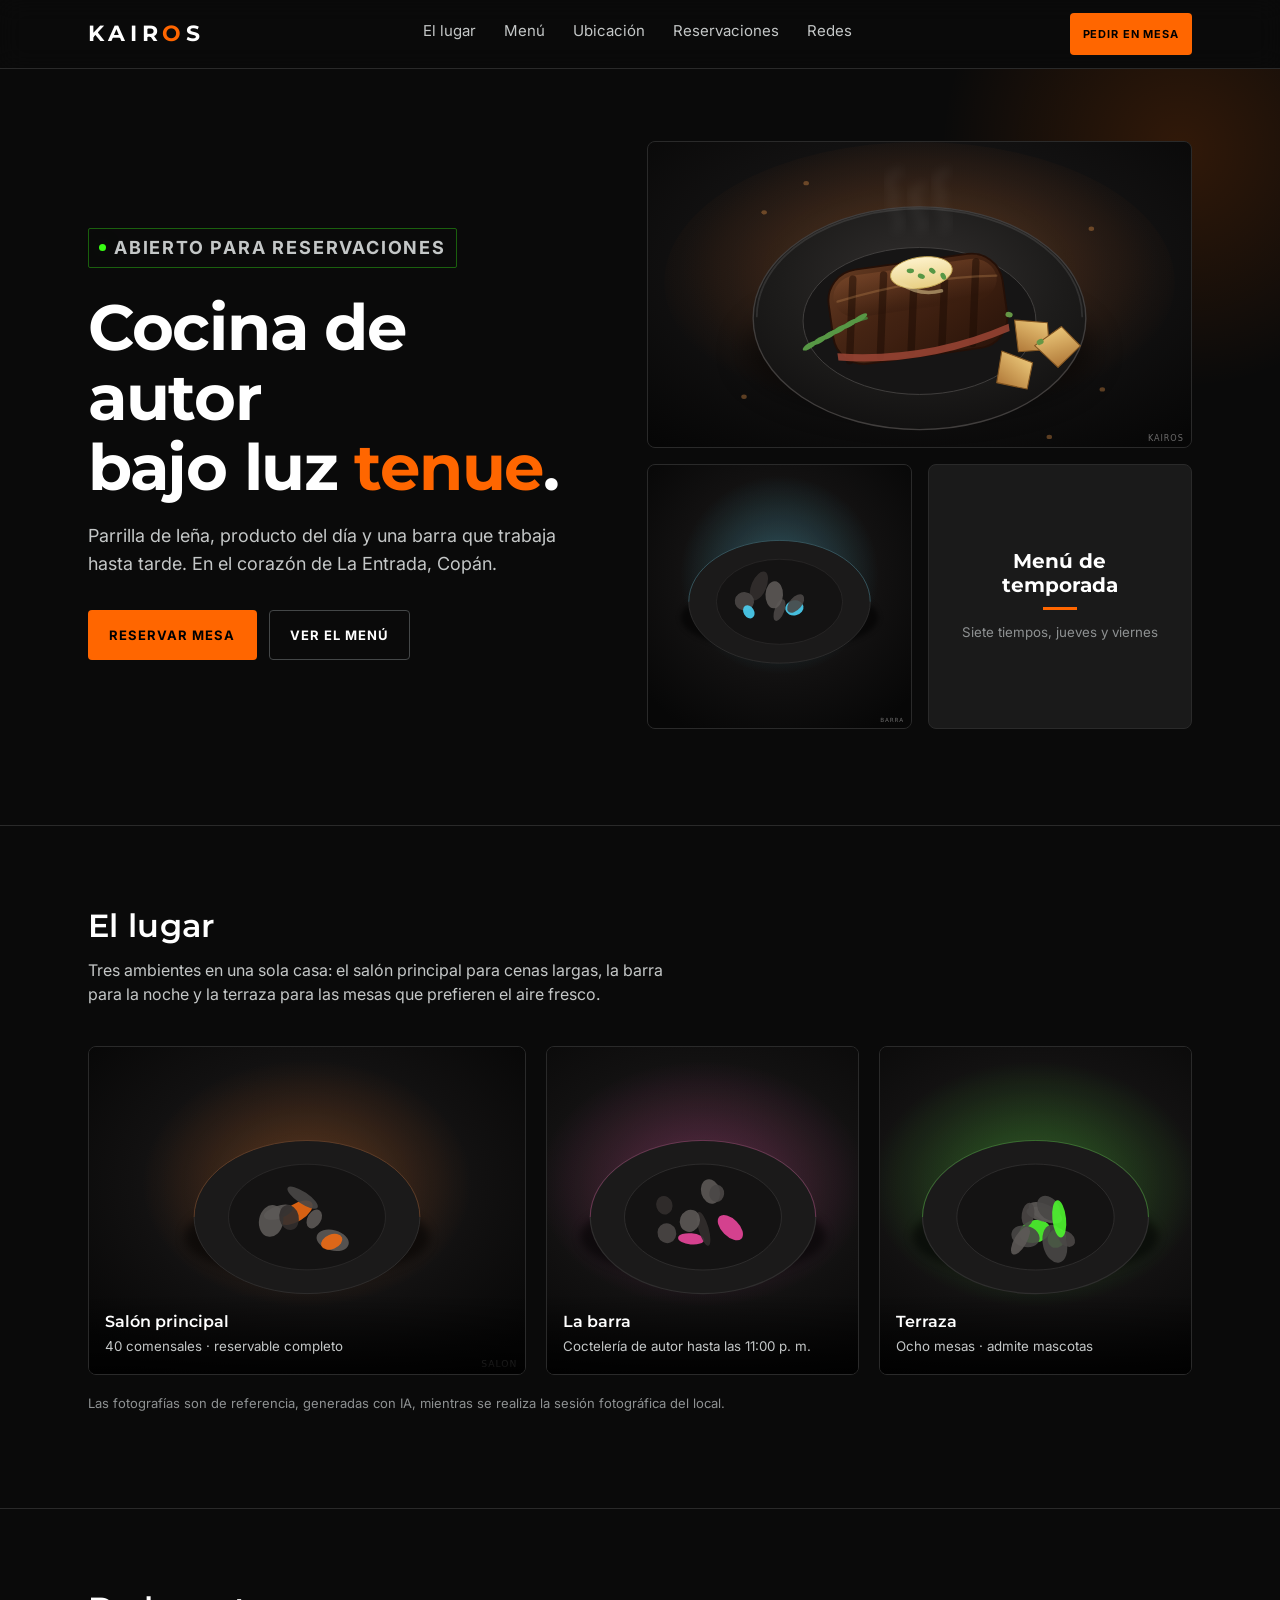
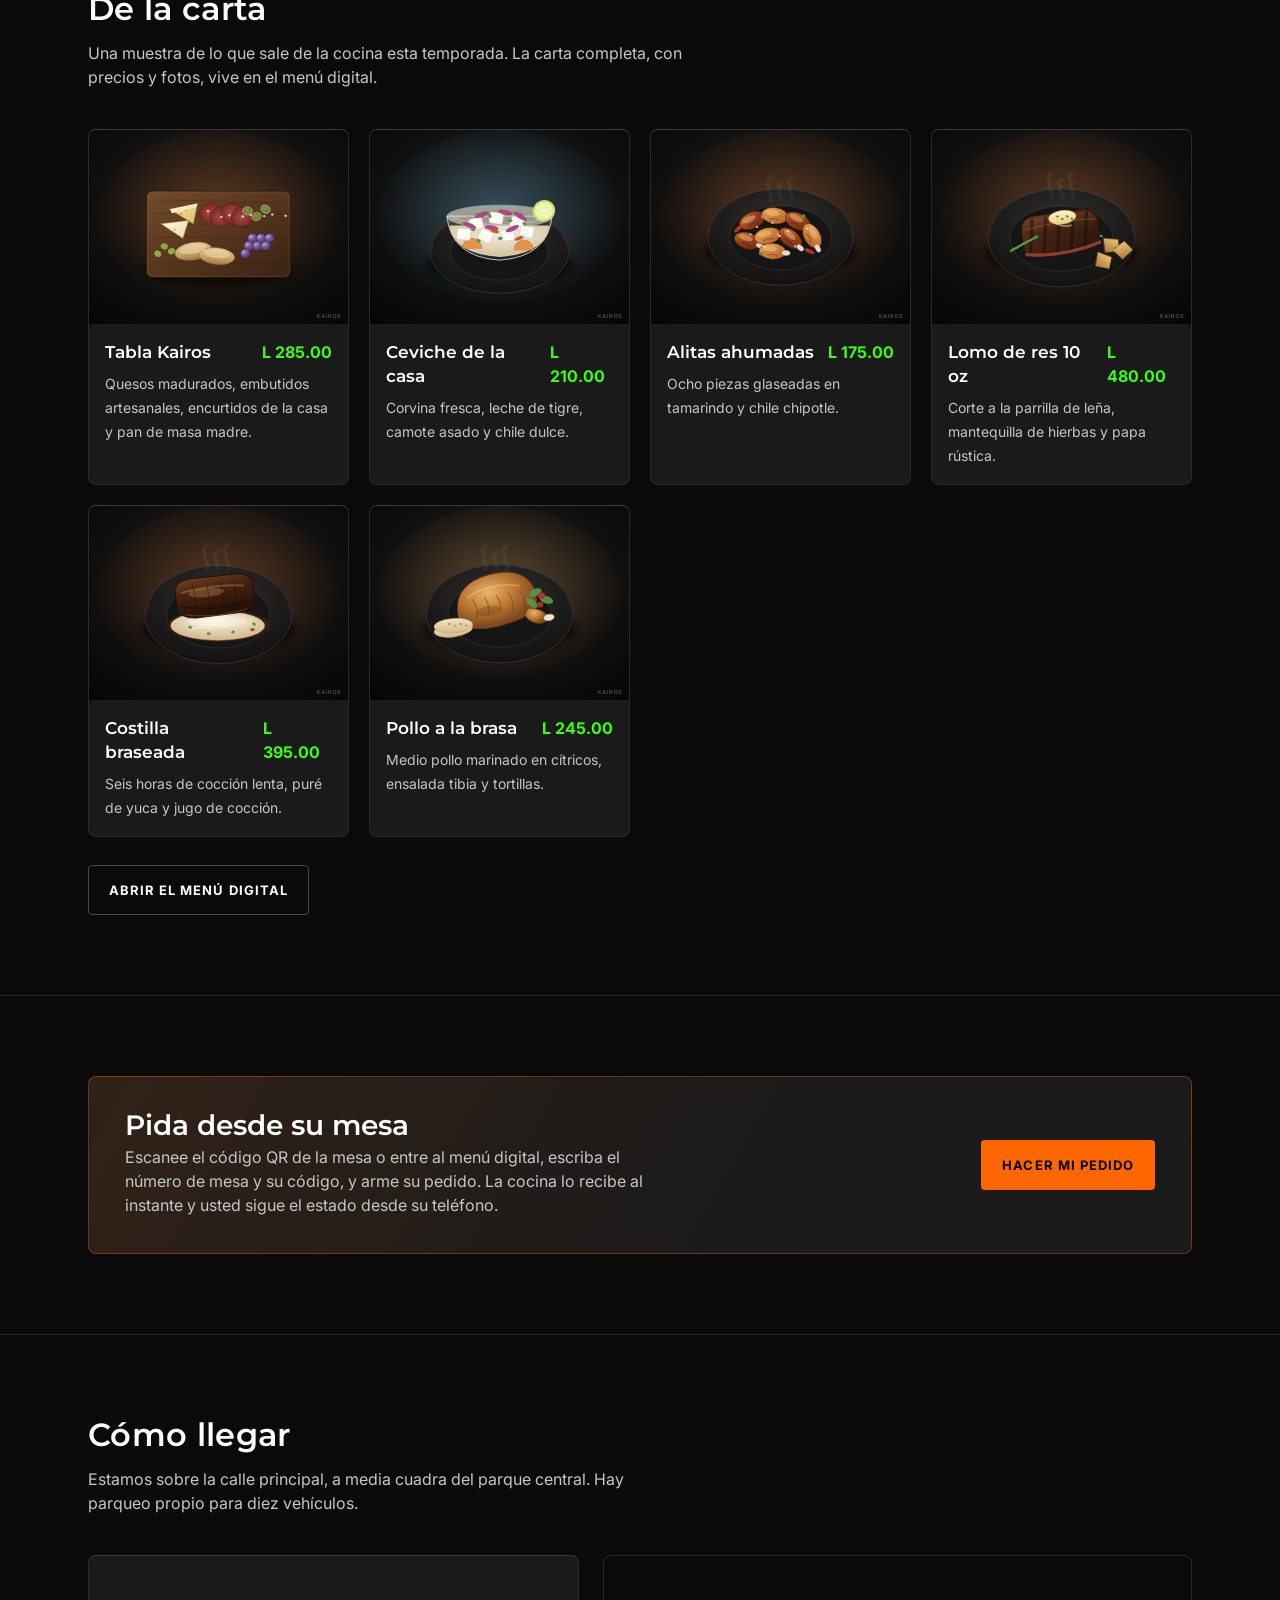
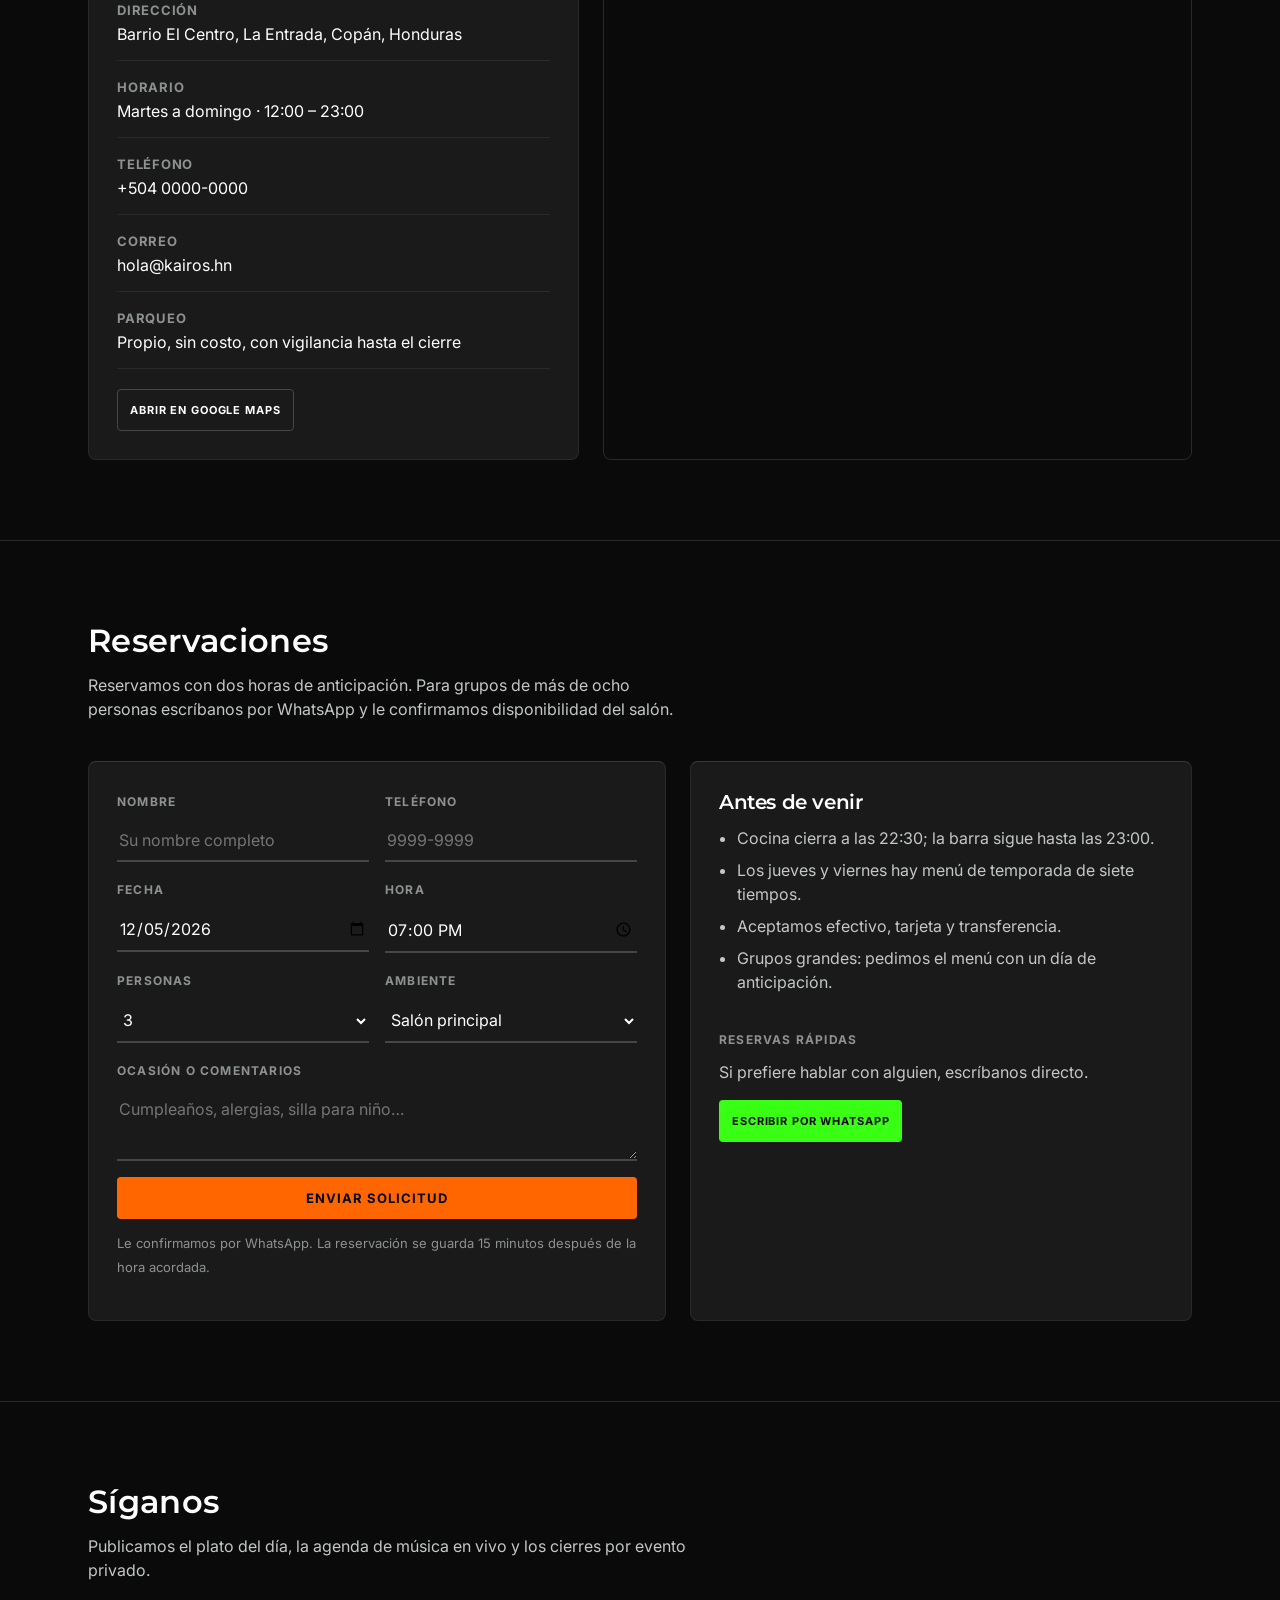
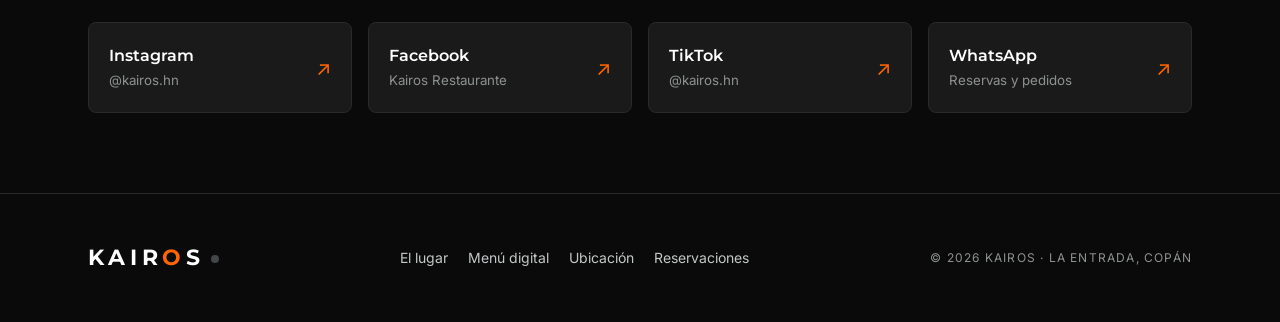
<file: index.html>
<!DOCTYPE html>
<html lang="es">
<head>
<meta charset="utf-8">
<meta name="viewport" content="width=device-width, initial-scale=1">
<title>Kairos · Cocina de autor y coctelería nocturna</title>
<meta name="description" content="Kairos: cocina de autor, parrilla y coctelería en La Entrada, Copán. Reserve su mesa o pida desde su teléfono con el menú digital.">
<link rel="preconnect" href="https://fonts.googleapis.com">
<link rel="preconnect" href="https://fonts.gstatic.com" crossorigin>
<link href="https://fonts.googleapis.com/css2?family=Inter:wght@400;500;700&family=Montserrat:wght@600;700&display=swap" rel="stylesheet">
<link rel="stylesheet" href="css/base.css?v=2">
<link rel="stylesheet" href="css/site.css?v=2">
</head>
<body>

<header class="nav">
  <div class="container nav__inner">
    <a class="logo" href="index.html">KAIR<span>O</span>S</a>
    <nav class="nav__links">
      <a href="#lugar">El lugar</a>
      <a href="#menu">Menú</a>
      <a href="#ubicacion">Ubicación</a>
      <a href="#reservaciones">Reservaciones</a>
      <a href="#redes">Redes</a>
    </nav>
    <div class="nav__cta">
      <a class="btn btn--primary btn--sm" href="menu.html">Pedir en mesa</a>
    </div>
  </div>
</header>

<main>

  <!-- HERO -->
  <section class="hero">
    <div class="container hero__grid">
      <div>
        <p class="hero__status"><span class="dot"></span> Abierto para reservaciones</p>
        <h1>Cocina de autor<br>bajo luz <em>tenue</em>.</h1>
        <p>Parrilla de leña, producto del día y una barra que trabaja hasta tarde. En el corazón de La Entrada, Copán.</p>
        <div class="hero__actions">
          <a class="btn btn--primary" href="#reservaciones">Reservar mesa</a>
          <a class="btn btn--ghost" href="menu.html">Ver el menú</a>
        </div>
      </div>
      <div class="hero__gallery">
        <div class="shot shot--wide"><img src="assets/img/hero-plato.svg?v=2" alt="Plato de la carta de Kairos"></div>
        <div class="shot shot--sq"><img src="assets/img/hero-coctel.svg?v=2" alt="Coctelería de la barra de Kairos"></div>
        <div class="hero__tile">
          <strong>Menú de temporada</strong>
          <span class="rule"></span>
          <small class="dim">Siete tiempos, jueves y viernes</small>
        </div>
      </div>
    </div>
  </section>

  <!-- EL LUGAR -->
  <section class="section" id="lugar">
    <div class="container">
      <div class="section__head">
        <h2>El lugar</h2>
        <p>Tres ambientes en una sola casa: el salón principal para cenas largas, la barra para la noche y la terraza para las mesas que prefieren el aire fresco.</p>
      </div>
      <div class="place">
        <figure>
          <img src="assets/img/lugar-salon.svg?v=2" alt="Salón principal de Kairos">
          <figcaption>Salón principal <small>40 comensales · reservable completo</small></figcaption>
        </figure>
        <figure>
          <img src="assets/img/lugar-barra.svg?v=2" alt="Barra de Kairos">
          <figcaption>La barra <small>Coctelería de autor hasta las 11:00 p. m.</small></figcaption>
        </figure>
        <figure>
          <img src="assets/img/lugar-terraza.svg?v=2" alt="Terraza de Kairos">
          <figcaption>Terraza <small>Ocho mesas · admite mascotas</small></figcaption>
        </figure>
      </div>
      <p class="dim" style="margin-top:16px;font-size:13px">Las fotografías son de referencia, generadas con IA, mientras se realiza la sesión fotográfica del local.</p>
    </div>
  </section>

  <!-- MENÚ DESTACADO -->
  <section class="section" id="menu">
    <div class="container">
      <div class="section__head">
        <h2>De la carta</h2>
        <p>Una muestra de lo que sale de la cocina esta temporada. La carta completa, con precios y fotos, vive en el menú digital.</p>
      </div>
      <div class="picks" id="picks"></div>
      <div style="margin-top:28px">
        <a class="btn btn--ghost" href="menu.html">Abrir el menú digital</a>
      </div>
    </div>
  </section>

  <!-- PEDIDOS -->
  <section class="section" id="pedir">
    <div class="container">
      <div class="order-strip">
        <div>
          <h2>Pida desde su mesa</h2>
          <p>Escanee el código QR de la mesa o entre al menú digital, escriba el número de mesa y su código, y arme su pedido. La cocina lo recibe al instante y usted sigue el estado desde su teléfono.</p>
        </div>
        <a class="btn btn--primary" href="menu.html">Hacer mi pedido</a>
      </div>
    </div>
  </section>

  <!-- UBICACIÓN -->
  <section class="section" id="ubicacion">
    <div class="container">
      <div class="section__head">
        <h2>Cómo llegar</h2>
        <p>Estamos sobre la calle principal, a media cuadra del parque central. Hay parqueo propio para diez vehículos.</p>
      </div>
      <div class="location">
        <div class="card location__data">
          <div class="location__row"><div><strong>Dirección</strong><span id="dirTexto">Barrio El Centro, La Entrada, Copán, Honduras</span></div></div>
          <div class="location__row"><div><strong>Horario</strong><span id="horarioTexto">Martes a domingo · 12:00 – 23:00</span></div></div>
          <div class="location__row"><div><strong>Teléfono</strong><span id="telTexto">+504 0000-0000</span></div></div>
          <div class="location__row"><div><strong>Correo</strong><span id="correoTexto">hola@kairos.hn</span></div></div>
          <div class="location__row"><div><strong>Parqueo</strong><span>Propio, sin costo, con vigilancia hasta el cierre</span></div></div>
          <div style="margin-top:20px">
            <a class="btn btn--ghost btn--sm" id="btnMapa" href="https://www.google.com/maps/search/La+Entrada+Cop%C3%A1n" target="_blank" rel="noopener">Abrir en Google Maps</a>
          </div>
        </div>
        <div class="map-frame">
          <iframe
            title="Mapa de ubicación de Kairos"
            src="https://www.google.com/maps?q=La%20Entrada%2C%20Cop%C3%A1n%2C%20Honduras&output=embed"
            loading="lazy" referrerpolicy="no-referrer-when-downgrade"></iframe>
        </div>
      </div>
    </div>
  </section>

  <!-- RESERVACIONES -->
  <section class="section" id="reservaciones">
    <div class="container">
      <div class="section__head">
        <h2>Reservaciones</h2>
        <p>Reservamos con dos horas de anticipación. Para grupos de más de ocho personas escríbanos por WhatsApp y le confirmamos disponibilidad del salón.</p>
      </div>
      <div class="reserve">
        <form class="card reserve__form" id="formReserva" novalidate>
          <div class="field-row">
            <div class="field"><label for="rNombre">Nombre</label><input id="rNombre" name="nombre" required placeholder="Su nombre completo"></div>
            <div class="field"><label for="rTel">Teléfono</label><input id="rTel" name="telefono" required placeholder="9999-9999"></div>
          </div>
          <div class="field-row">
            <div class="field"><label for="rFecha">Fecha</label><input id="rFecha" name="fecha" type="date" required></div>
            <div class="field"><label for="rHora">Hora</label><input id="rHora" name="hora" type="time" required value="19:00"></div>
          </div>
          <div class="field-row">
            <div class="field">
              <label for="rPersonas">Personas</label>
              <select id="rPersonas" name="personas">
                <option>1</option><option>2</option><option selected>3</option><option>4</option>
                <option>5</option><option>6</option><option>7</option><option>8</option><option>Más de 8</option>
              </select>
            </div>
            <div class="field">
              <label for="rAmbiente">Ambiente</label>
              <select id="rAmbiente" name="ambiente">
                <option>Salón principal</option><option>Barra</option><option>Terraza</option><option>Sin preferencia</option>
              </select>
            </div>
          </div>
          <div class="field"><label for="rNota">Ocasión o comentarios</label><textarea id="rNota" name="nota" placeholder="Cumpleaños, alergias, silla para niño…"></textarea></div>
          <button class="btn btn--primary btn--block" type="submit">Enviar solicitud</button>
          <p class="dim" style="font-size:13px;margin-top:12px">Le confirmamos por WhatsApp. La reservación se guarda 15 minutos después de la hora acordada.</p>
        </form>
        <aside class="card reserve__aside">
          <div>
            <h3 style="font-size:20px;font-weight:600">Antes de venir</h3>
            <ul style="padding-left:18px;margin:12px 0 0">
              <li>Cocina cierra a las 22:30; la barra sigue hasta las 23:00.</li>
              <li>Los jueves y viernes hay menú de temporada de siete tiempos.</li>
              <li>Aceptamos efectivo, tarjeta y transferencia.</li>
              <li>Grupos grandes: pedimos el menú con un día de anticipación.</li>
            </ul>
          </div>
          <div>
            <p class="eyebrow">Reservas rápidas</p>
            <p class="muted" style="margin:8px 0 16px">Si prefiere hablar con alguien, escríbanos directo.</p>
            <a class="btn btn--green btn--sm" id="btnWhats" href="https://wa.me/504" target="_blank" rel="noopener">Escribir por WhatsApp</a>
          </div>
        </aside>
      </div>
    </div>
  </section>

  <!-- REDES -->
  <section class="section" id="redes">
    <div class="container">
      <div class="section__head">
        <h2>Síganos</h2>
        <p>Publicamos el plato del día, la agenda de música en vivo y los cierres por evento privado.</p>
      </div>
      <div class="social">
        <a id="lnkIg" href="https://instagram.com/" target="_blank" rel="noopener"><span><strong>Instagram</strong><small>@kairos.hn</small></span><span class="arrow">↗</span></a>
        <a id="lnkFb" href="https://facebook.com/" target="_blank" rel="noopener"><span><strong>Facebook</strong><small>Kairos Restaurante</small></span><span class="arrow">↗</span></a>
        <a id="lnkTk" href="https://tiktok.com/" target="_blank" rel="noopener"><span><strong>TikTok</strong><small>@kairos.hn</small></span><span class="arrow">↗</span></a>
        <a id="lnkWa" href="https://wa.me/504" target="_blank" rel="noopener"><span><strong>WhatsApp</strong><small>Reservas y pedidos</small></span><span class="arrow">↗</span></a>
      </div>
    </div>
  </section>

</main>

<footer class="footer">
  <div class="container footer__inner">
    <div class="logo">KAIR<span>O</span>S<span class="staff-dot" id="accesoPersonal" title="Personal"></span></div>
    <nav class="footer__links">
      <a href="#lugar">El lugar</a>
      <a href="menu.html">Menú digital</a>
      <a href="#ubicacion">Ubicación</a>
      <a href="#reservaciones">Reservaciones</a>
    </nav>
    <p class="footer__legal">© <span id="anio"></span> Kairos · La Entrada, Copán</p>
  </div>
</footer>

<script src="js/store.js?v=2"></script>
<script src="js/acceso.js?v=2"></script>
<script src="js/site.js?v=2"></script>
</body>
</html>
</file>
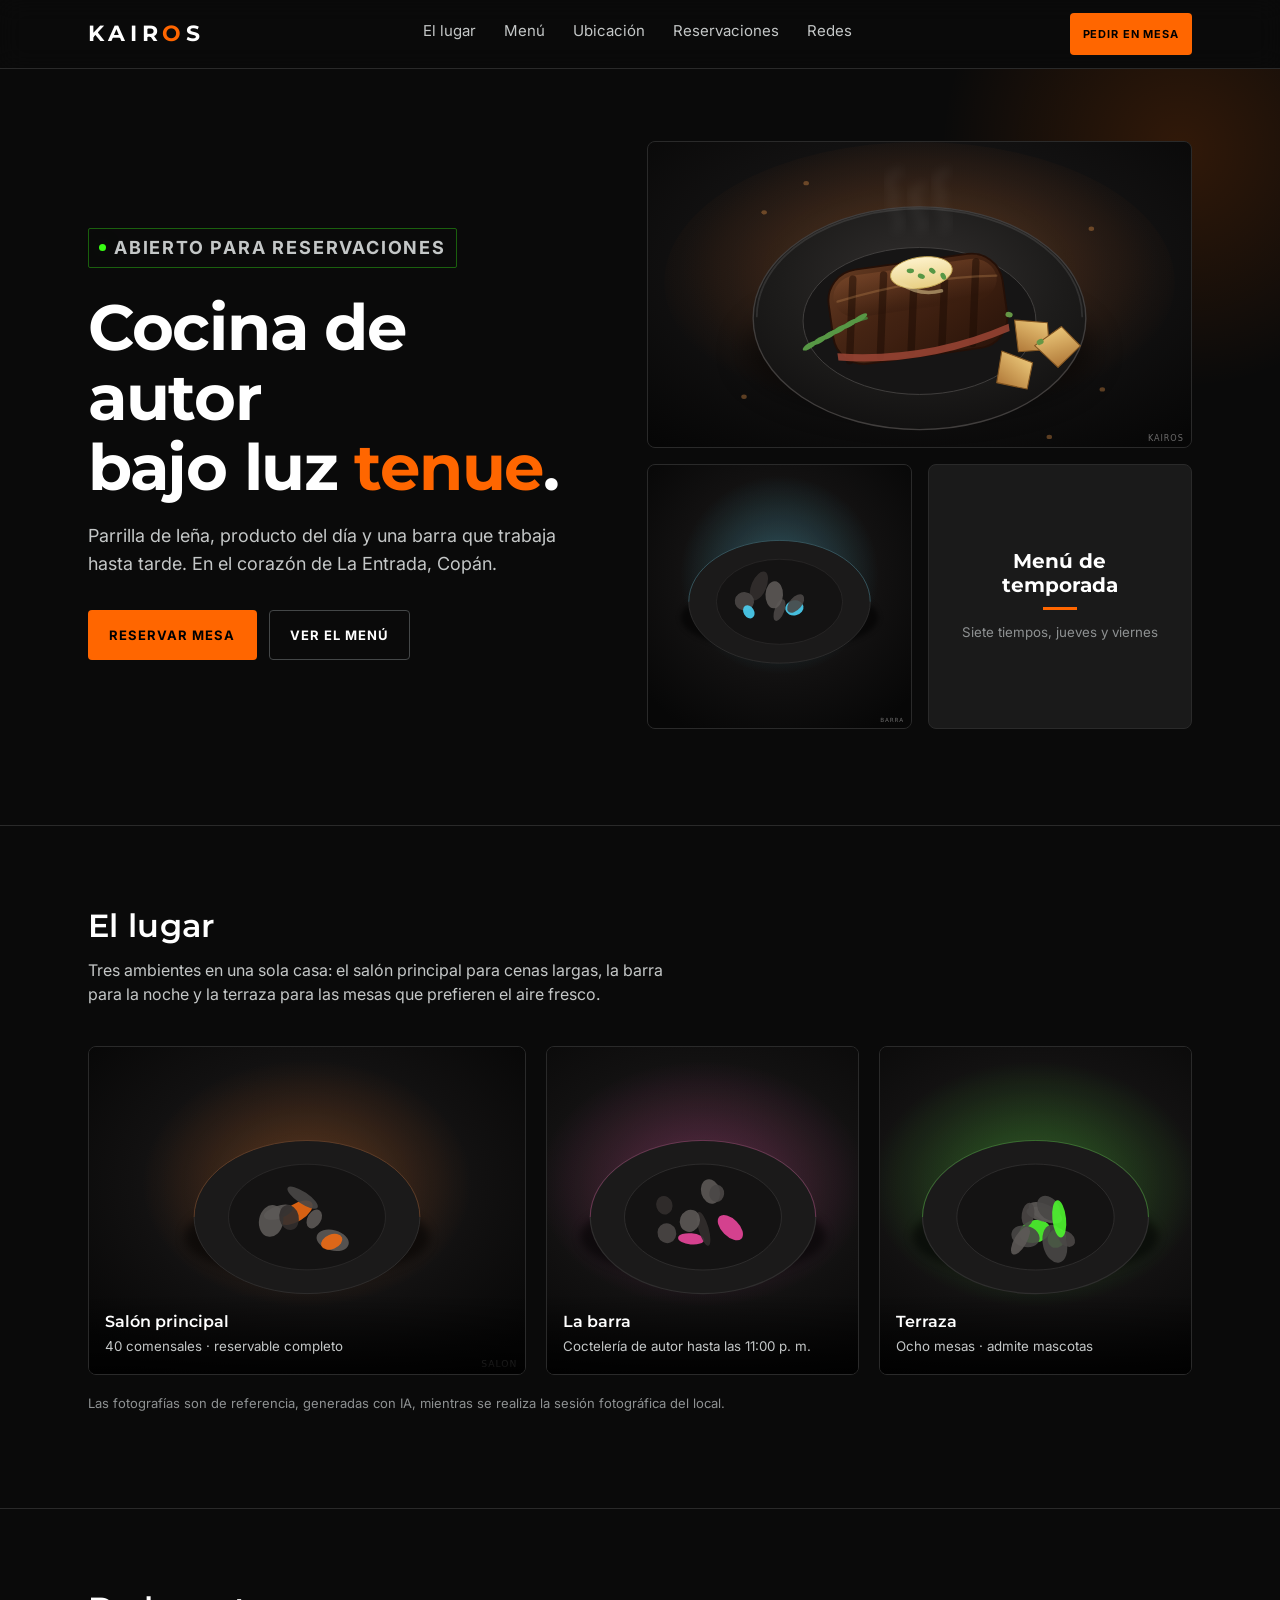
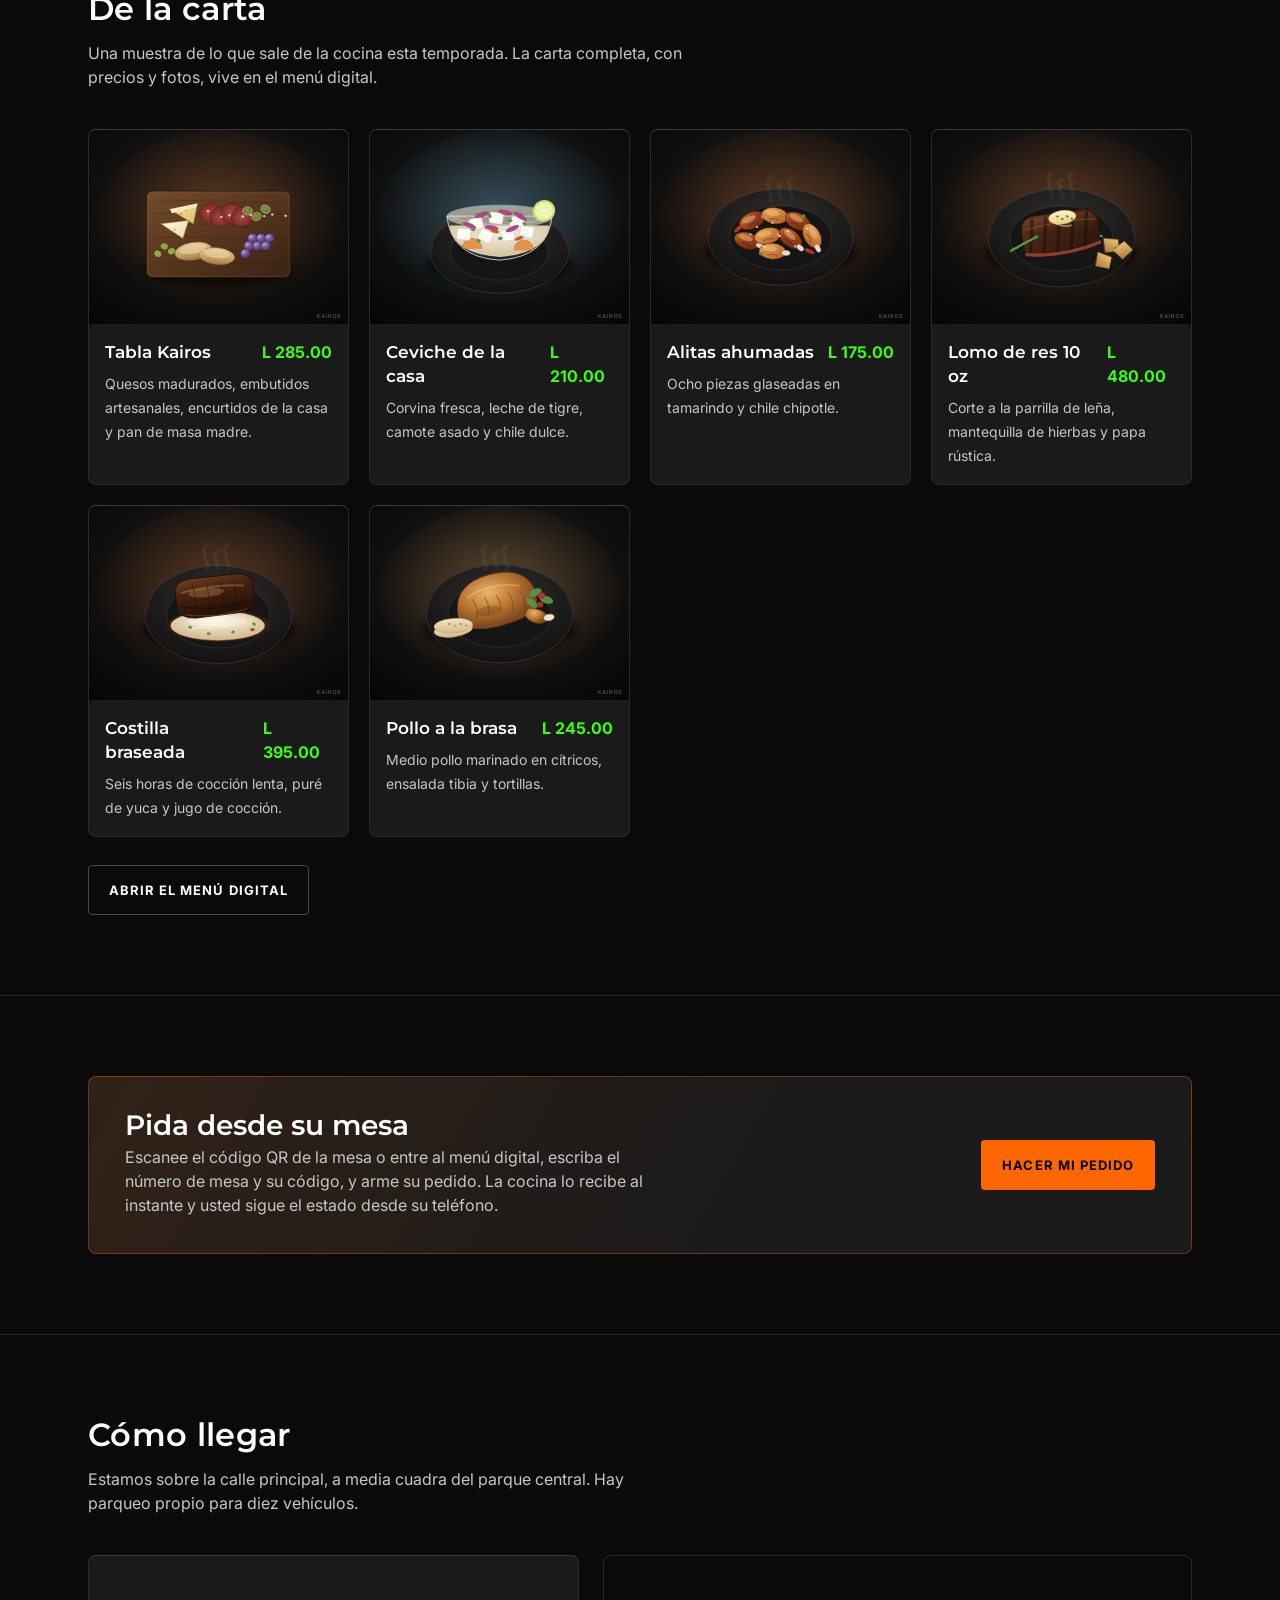
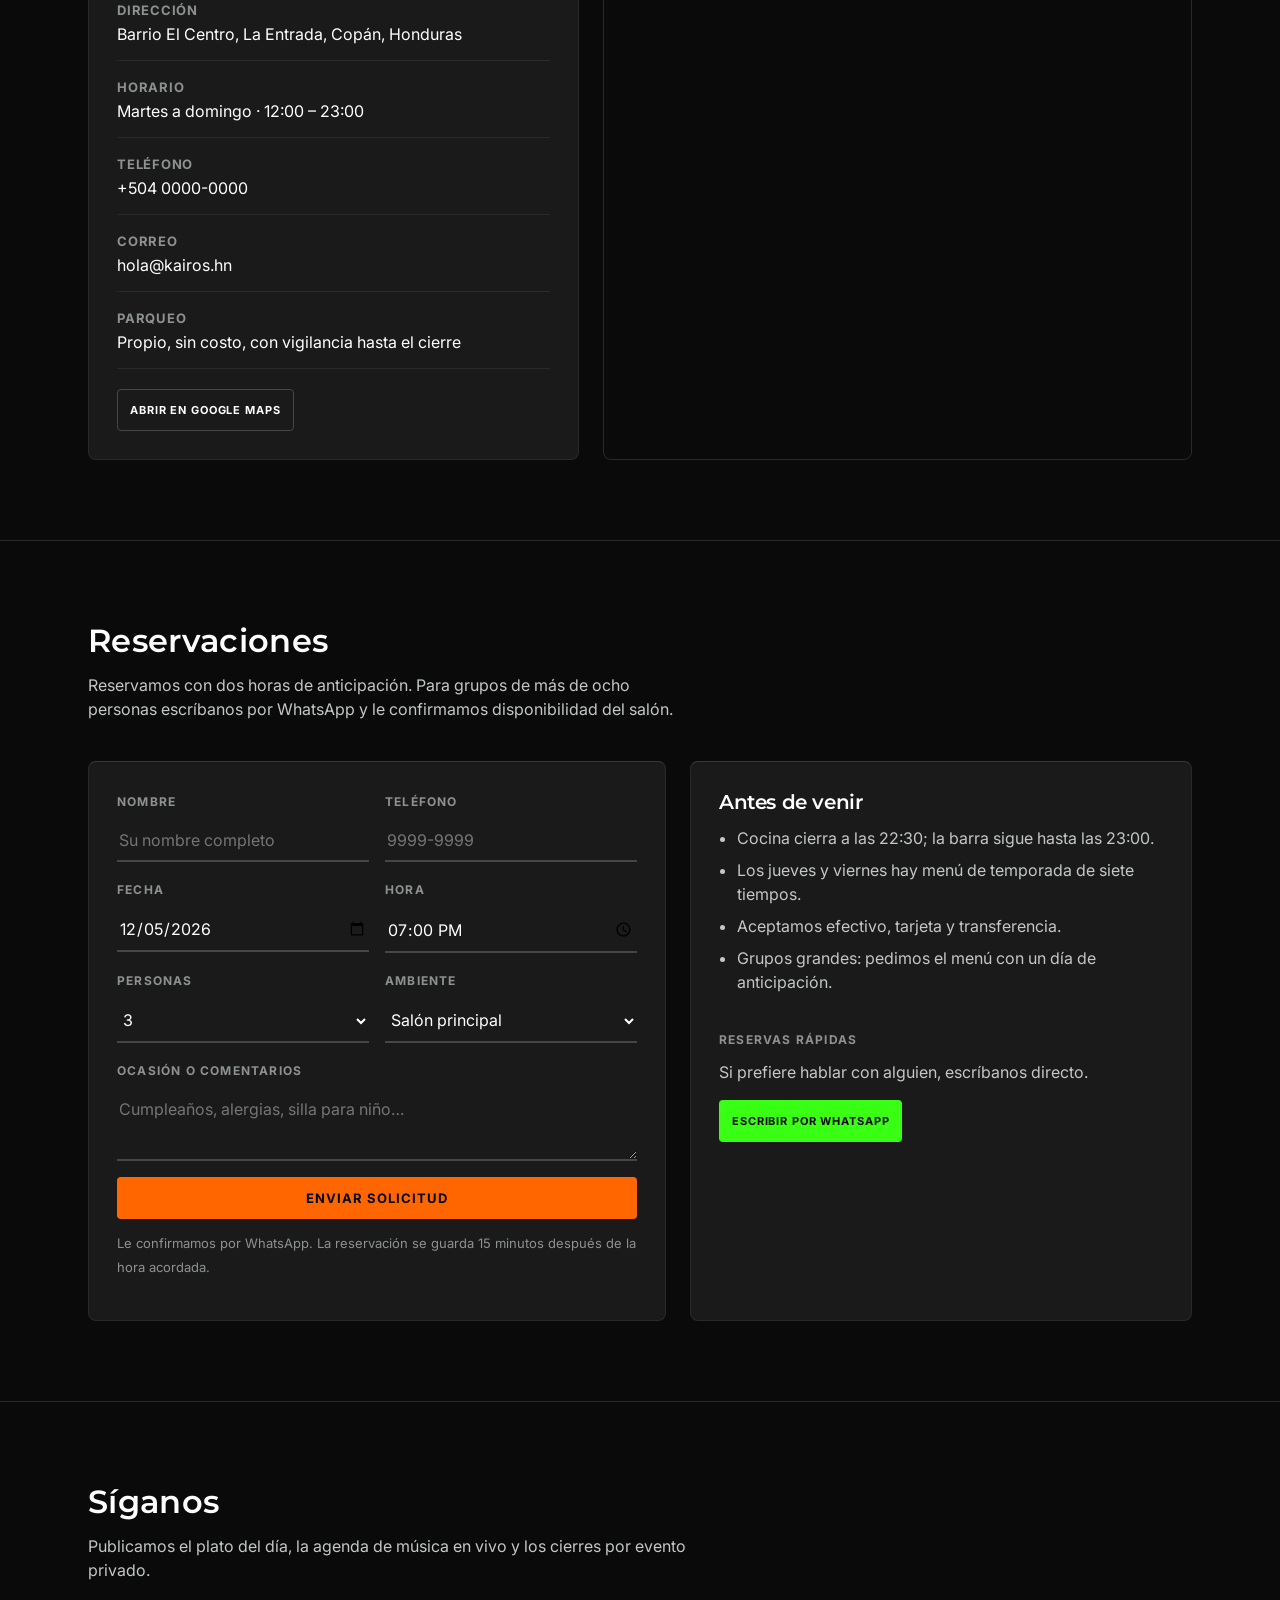
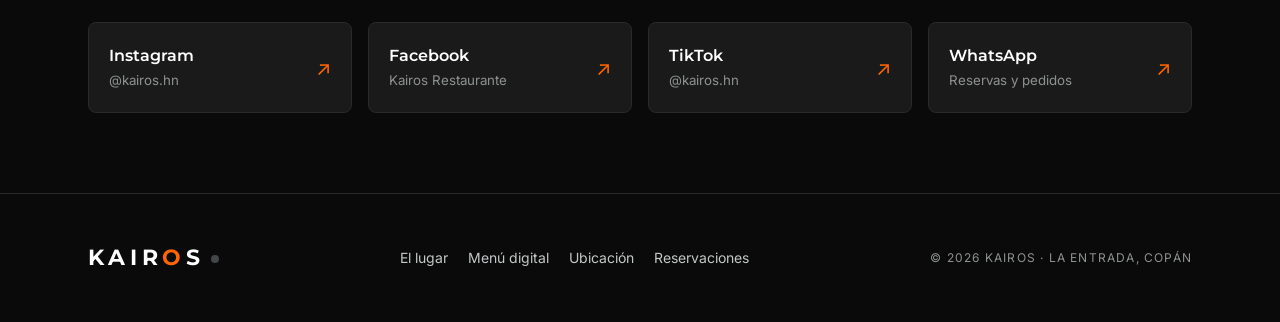
<file: admin.html>
<!DOCTYPE html>
<html lang="es">
<head>
<meta charset="utf-8">
<meta name="viewport" content="width=device-width, initial-scale=1">
<title>Panel · Kairos</title>
<link rel="preconnect" href="https://fonts.googleapis.com">
<link rel="preconnect" href="https://fonts.gstatic.com" crossorigin>
<link href="https://fonts.googleapis.com/css2?family=Inter:wght@400;500;700&family=Montserrat:wght@600;700&display=swap" rel="stylesheet">
<link rel="stylesheet" href="css/base.css?v=2">
<link rel="stylesheet" href="css/admin.css?v=2">
</head>
<body class="admin-body">

<div class="layout">

  <aside class="side">
    <div class="logo">KAIR<span>O</span>S</div>
    <nav class="side__nav" id="nav">
      <button data-sec="pedidos" aria-current="true">Pedidos</button>
      <button data-sec="caja">Caja</button>
      <button data-sec="ventas">Ventas</button>
      <button data-sec="productos">Productos</button>
      <button data-sec="reportes">Reportes</button>
      <button data-sec="ajustes">Ajustes</button>
    </nav>
    <div class="side__pie">
      <small>Sesión del personal</small>
      <button class="btn btn--ghost btn--sm btn--block" id="btnSalir">Cerrar sesión</button>
    </div>
  </aside>

  <main class="main">

    <!-- ============ PEDIDOS ============ -->
    <section id="secPedidos">
      <div class="page-head">
        <div>
          <h1>Pedidos</h1>
          <p id="pedidosResumen">Cola de cocina en vivo.</p>
        </div>
        <div class="acciones">
          <button class="btn btn--ghost btn--sm" data-filtro="activos" id="fActivos" aria-pressed="true">En curso</button>
          <button class="btn btn--ghost btn--sm" data-filtro="todos" id="fTodos" aria-pressed="false">Todos los de hoy</button>
        </div>
      </div>
      <div class="tickets" id="listaComandas"></div>
    </section>

    <!-- ============ CAJA ============ -->
    <section id="secCaja" class="hidden">
      <div class="page-head">
        <div>
          <h1>Caja</h1>
          <p>Seleccione un pedido para cobrarlo. El total sale de lo que la mesa consumió.</p>
        </div>
      </div>
      <div class="caja">
        <div class="card caja__lista" id="cajaLista"></div>
        <div class="card caja__panel" id="cajaPanel"></div>
      </div>
    </section>

    <!-- ============ VENTAS ============ -->
    <section id="secVentas" class="hidden">
      <div class="page-head">
        <div>
          <h1>Ventas</h1>
          <p id="ventasFecha"></p>
        </div>
      </div>
      <div class="kpis" id="ventasKpis"></div>
      <div class="cols cols--2">
        <div class="card" style="padding:24px">
          <h3 style="font-size:18px;font-weight:600;margin-bottom:4px">Últimos siete días</h3>
          <p class="dim" style="font-size:14px;margin:0 0 12px">Total cobrado por día.</p>
          <div class="barras" id="barrasSemana"></div>
        </div>
        <div class="card" style="padding:24px">
          <h3 style="font-size:18px;font-weight:600;margin-bottom:12px">Lo más vendido hoy</h3>
          <div id="topProductos"></div>
        </div>
      </div>
      <div class="card" style="padding:24px;margin-top:20px">
        <h3 style="font-size:18px;font-weight:600;margin-bottom:12px">Semana en curso</h3>
        <div class="tabla-wrap"><table class="tabla" id="tablaSemana"></table></div>
      </div>
    </section>

    <!-- ============ PRODUCTOS ============ -->
    <section id="secProductos" class="hidden">
      <div class="page-head">
        <div>
          <h1>Productos</h1>
          <p>Lo que se edita aquí es lo que ven los clientes en el menú digital.</p>
        </div>
        <div class="acciones">
          <button class="btn btn--ghost btn--sm" id="btnNuevaCat">Nueva categoría</button>
          <button class="btn btn--primary btn--sm" id="btnNuevoProd">Nuevo producto</button>
        </div>
      </div>

      <h3 style="font-size:13px;letter-spacing:.1em;text-transform:uppercase;color:var(--text-mute);margin-bottom:12px">Categorías</h3>
      <div class="cols cols--auto" id="listaCategorias" style="margin-bottom:32px"></div>

      <h3 style="font-size:13px;letter-spacing:.1em;text-transform:uppercase;color:var(--text-mute);margin-bottom:12px">Carta</h3>
      <div class="card tabla-wrap"><table class="tabla" id="tablaProductos"></table></div>
    </section>

    <!-- ============ REPORTES ============ -->
    <section id="secReportes" class="hidden">
      <div class="page-head">
        <div>
          <h1>Reportes</h1>
          <p>Registro del día y arqueo de caja.</p>
        </div>
        <div class="acciones">
          <input type="date" id="fechaReporte" class="btn btn--ghost btn--sm" style="text-transform:none;letter-spacing:0">
        </div>
      </div>

      <div class="card" style="padding:24px;margin-bottom:24px">
        <h3 style="font-size:18px;font-weight:600;margin-bottom:12px">Registro de pedidos</h3>
        <div class="tabla-wrap"><table class="tabla" id="tablaRegistro"></table></div>
      </div>

      <h2 style="font-size:24px;font-weight:600;margin:32px 0 16px">Arqueo de caja</h2>
      <div class="arqueo">
        <div class="card arqueo__bloque">
          <h3>Conteo físico</h3>
          <p>Cuente el efectivo por denominación y anote el cierre del POS y las transferencias recibidas.</p>
          <div class="denoms" id="denoms"></div>
          <div class="field field--boxed" style="margin-top:20px">
            <label for="arqFondo">Fondo de caja inicial</label>
            <input id="arqFondo" type="number" step="0.01" value="0">
          </div>
          <div class="field-row">
            <div class="field field--boxed">
              <label for="arqPos">Cierre del POS (tarjetas)</label>
              <input id="arqPos" type="number" step="0.01" value="0">
            </div>
            <div class="field field--boxed">
              <label for="arqTransf">Transferencias recibidas</label>
              <input id="arqTransf" type="number" step="0.01" value="0">
            </div>
          </div>
          <div class="field field--boxed">
            <label for="arqResponsable">Responsable del cierre</label>
            <input id="arqResponsable" placeholder="Nombre de quien cierra">
          </div>
          <div class="field field--boxed">
            <label for="arqNota">Observaciones</label>
            <textarea id="arqNota" placeholder="Salidas de caja, vales, faltantes justificados…"></textarea>
          </div>
        </div>

        <div class="card arqueo__bloque">
          <h3>Comparación con el sistema</h3>
          <p>Lo que el sistema registró frente a lo que hay en físico.</p>
          <div class="tabla-wrap"><table class="tabla" id="tablaArqueo"></table></div>
          <div class="cuadre" id="cuadre"></div>
          <div style="display:flex;gap:8px;flex-wrap:wrap;margin-top:20px">
            <button class="btn btn--primary btn--sm" id="btnImprimirArqueo">Imprimir arqueo</button>
            <button class="btn btn--ghost btn--sm" id="btnGuardarArqueo">Guardar cierre</button>
          </div>
          <div id="arqueosPrevios" style="margin-top:24px"></div>
        </div>
      </div>
    </section>

    <!-- ============ AJUSTES ============ -->
    <section id="secAjustes" class="hidden">
      <div class="page-head">
        <div>
          <h1>Ajustes</h1>
          <p>Datos del negocio, mesas y acceso del personal.</p>
        </div>
      </div>

      <div class="cols cols--2">
        <div class="card" style="padding:24px">
          <h3 style="font-size:18px;font-weight:600;margin-bottom:16px">Mesas y códigos</h3>
          <p class="dim" style="font-size:14px;margin:0 0 16px">Cada mesa tiene un código de cuatro caracteres. Imprímalo junto al número en el letrero de la mesa.</p>
          <div class="tabla-wrap"><table class="tabla" id="tablaMesas"></table></div>
          <div style="display:flex;gap:8px;margin-top:16px;flex-wrap:wrap">
            <button class="btn btn--ghost btn--sm" id="btnAgregarMesa">Agregar mesa</button>
            <button class="btn btn--ghost btn--sm" id="btnImprimirMesas">Imprimir letreros</button>
          </div>
        </div>

        <div>
          <div class="card" style="padding:24px;margin-bottom:20px">
            <h3 style="font-size:18px;font-weight:600;margin-bottom:16px">Datos del negocio</h3>
            <div class="field field--boxed"><label for="cfgNombre">Nombre</label><input id="cfgNombre"></div>
            <div class="field field--boxed"><label for="cfgDireccion">Dirección</label><input id="cfgDireccion"></div>
            <div class="field field--boxed"><label for="cfgTelefono">Teléfono</label><input id="cfgTelefono"></div>
            <div class="field field--boxed"><label for="cfgCorreo">Correo</label><input id="cfgCorreo"></div>
            <div class="field field--boxed"><label for="cfgHorario">Horario</label><input id="cfgHorario"></div>
            <div class="field field--boxed"><label for="cfgWhats">Enlace de WhatsApp</label><input id="cfgWhats"></div>
            <div class="field field--boxed"><label for="cfgIg">Instagram</label><input id="cfgIg"></div>
            <div class="field field--boxed"><label for="cfgFb">Facebook</label><input id="cfgFb"></div>
            <button class="btn btn--primary btn--sm" id="btnGuardarCfg">Guardar cambios</button>
          </div>

          <div class="card" style="padding:24px">
            <h3 style="font-size:18px;font-weight:600;margin-bottom:16px">Acceso del personal</h3>
            <div class="field field--boxed"><label for="pinNuevo">PIN nuevo</label><input id="pinNuevo" type="password" inputmode="numeric" maxlength="8"></div>
            <div class="field field--boxed"><label for="pinConfirmar">Repita el PIN</label><input id="pinConfirmar" type="password" inputmode="numeric" maxlength="8"></div>
            <button class="btn btn--primary btn--sm" id="btnCambiarPin">Cambiar PIN</button>
            <hr style="border:none;border-top:1px solid var(--line);margin:24px 0">
            <h4 style="font-size:14px;margin-bottom:8px">Datos de demostración</h4>
            <p class="dim" style="font-size:13px;margin:0 0 12px">Borra pedidos, ventas y arqueos, y deja el catálogo como salió de fábrica.</p>
            <button class="btn btn--danger btn--sm" id="btnReiniciar">Reiniciar todo</button>
          </div>
        </div>
      </div>
    </section>

  </main>
</div>

<!-- Área que se manda a la impresora -->
<div id="areaImpresion"></div>

<script src="js/store.js?v=2"></script>
<script src="js/admin.js?v=2"></script>
</body>
</html>
</file>
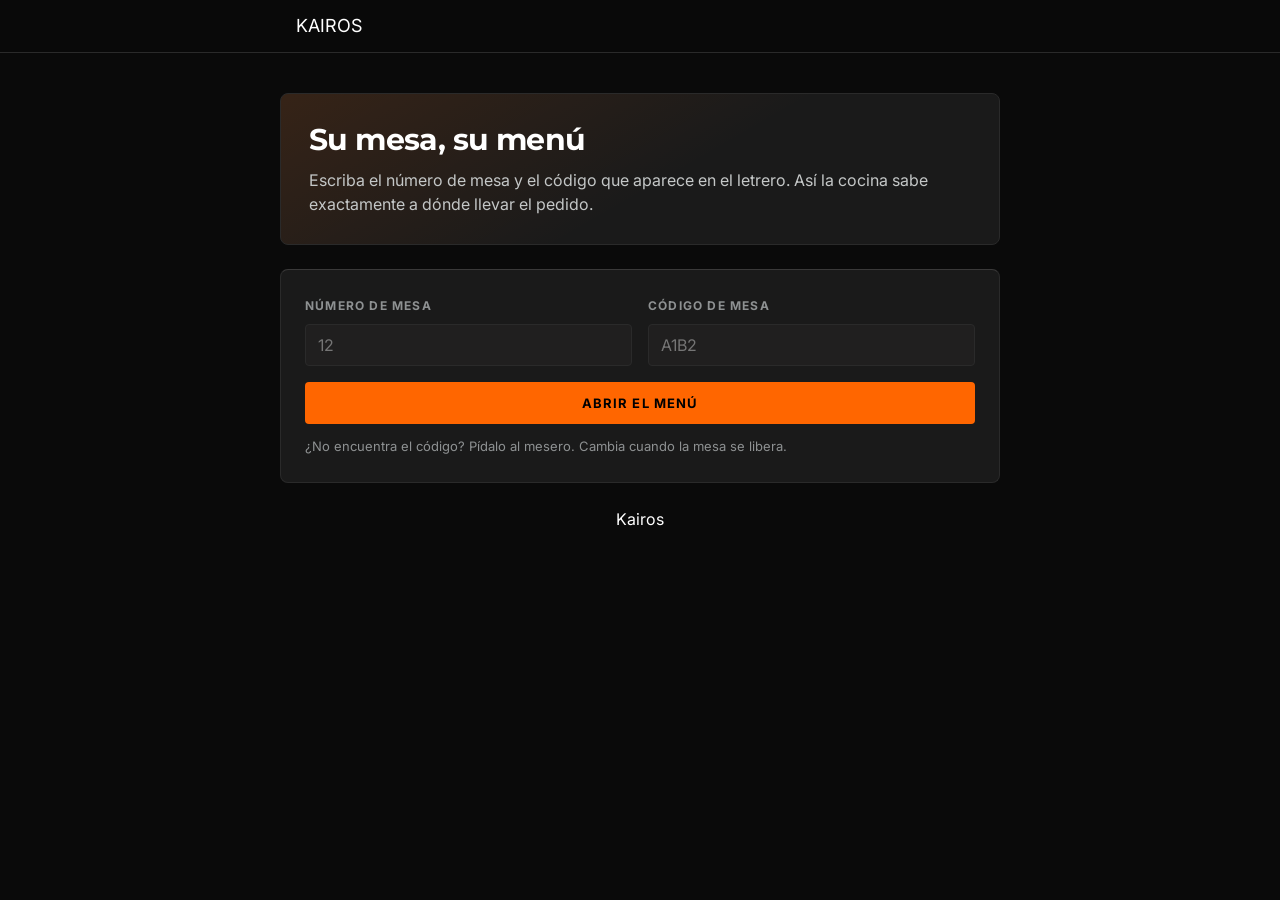
<file: menu.html>
<!DOCTYPE html>
<html lang="es">
<head>
<meta charset="utf-8">
<meta name="viewport" content="width=device-width, initial-scale=1, viewport-fit=cover">
<title>Menú digital · Kairos</title>
<link rel="preconnect" href="https://fonts.googleapis.com">
<link rel="preconnect" href="https://fonts.gstatic.com" crossorigin>
<link href="https://fonts.googleapis.com/css2?family=Inter:wght@400;500;700&family=Montserrat:wght@600;700&display=swap" rel="stylesheet">
<link rel="stylesheet" href="css/base.css?v=2">
<link rel="stylesheet" href="css/menu.css?v=2">
</head>
<body class="menu-body">

<header class="mheader">
  <div class="mheader__inner">
    <a class="logo" href="index.html">KAIR<span>O</span>S</a>
    <span class="mesa-tag hidden" id="mesaTag"></span>
  </div>
</header>

<!-- Paso 1: identificar la mesa -->
<section id="vistaGate" class="wrap gate">
  <div class="gate__hero">
    <h1>Su mesa, su menú</h1>
    <p>Escriba el número de mesa y el código que aparece en el letrero. Así la cocina sabe exactamente a dónde llevar el pedido.</p>
  </div>

  <form class="card" id="formMesa" novalidate style="padding:24px">
    <div class="field-row">
      <div class="field field--boxed">
        <label for="inMesa">Número de mesa</label>
        <input id="inMesa" inputmode="numeric" autocomplete="off" placeholder="12">
      </div>
      <div class="field field--boxed">
        <label for="inCodigo">Código de mesa</label>
        <input id="inCodigo" autocomplete="off" maxlength="4" placeholder="A1B2" style="text-transform:uppercase">
      </div>
    </div>
    <p id="gateError" class="hidden" style="color:var(--red);font-size:13px;margin:0 0 12px"></p>
    <button class="btn btn--primary btn--block" type="submit">Abrir el menú</button>
    <small class="hint">¿No encuentra el código? Pídalo al mesero. Cambia cuando la mesa se libera.</small>
  </form>
</section>

<!-- Paso 2: el menú -->
<section id="vistaMenu" class="hidden">
  <div class="catbar" id="catbar" role="tablist" aria-label="Categorías del menú"></div>
  <div class="wrap" id="listaPlatos"></div>
</section>

<!-- Paso 3: carrito -->
<section id="vistaCarrito" class="wrap hidden">
  <h2 class="panel-titulo">Su pedido</h2>
  <div id="carritoContenido"></div>
</section>

<!-- Paso 4: pedidos en curso -->
<section id="vistaPedidos" class="wrap hidden">
  <h2 class="panel-titulo">En curso</h2>
  <div id="pedidosContenido"></div>
</section>

<nav class="tabbar" id="tabbar" role="tablist">
  <button data-vista="menu" role="tab" aria-selected="true"><span class="ico">☰</span>Menú</button>
  <button data-vista="carrito" role="tab" aria-selected="false"><span class="ico">🛒<span class="badge hidden" id="badgeCarrito">0</span></span>Carrito</button>
  <button data-vista="pedidos" role="tab" aria-selected="false"><span class="ico">⏱</span>En curso</button>
  <button data-vista="salir" role="tab" aria-selected="false"><span class="ico">⎋</span>Cerrar mesa</button>
</nav>

<div class="footer" style="margin-bottom:0">
  <div class="wrap center">
    <span class="footer__legal">Kairos<span class="staff-dot" id="accesoPersonal" title="Personal"></span></span>
  </div>
</div>

<script src="js/store.js?v=2"></script>
<script src="js/acceso.js?v=2"></script>
<script src="js/menu.js?v=2"></script>
</body>
</html>
</file>
<file: css/base.css>
/* ============================================================
   KAIROS — base.css
   Sistema de diseño Neo-Noir (tomado del export de Google Stitch)
   ============================================================ */

:root {
  /* Superficies */
  --bg: #0a0a0a;
  --surface: #141313;
  --surface-1: #1a1a1a;
  --surface-2: #201f1f;
  --surface-3: #2b2a2a;
  --line: #2a2a2a;
  --line-soft: #444748;

  /* Texto */
  --text: #ffffff;
  --text-dim: #c4c7c7;
  --text-mute: #8e9192;

  /* Acentos */
  --orange: #ff6600;
  --orange-soft: #ffb596;
  --green: #39ff14;
  --green-dim: #1f9c10;
  --red: #ffb4ab;
  --red-bg: #93000a;

  /* Formas */
  --r-sm: 0.25rem;
  --r-md: 0.375rem;
  --r-lg: 0.5rem;
  --r-xl: 0.75rem;
  --r-full: 9999px;

  /* Espacio */
  --u: 8px;
  --container: 1200px;
  --gutter: 24px;
  --margin-mobile: 16px;
  --margin-desktop: 48px;

  --glow-orange: 0 0 24px rgba(255, 102, 0, 0.28);
  --glow-green: 0 0 24px rgba(57, 255, 20, 0.22);
}

* { box-sizing: border-box; }

html, body {
  margin: 0;
  padding: 0;
  background: var(--bg);
  color: var(--text);
  font-family: Inter, system-ui, -apple-system, "Segoe UI", Roboto, sans-serif;
  font-size: 16px;
  line-height: 24px;
  -webkit-font-smoothing: antialiased;
}

h1, h2, h3, h4 {
  font-family: Montserrat, Inter, system-ui, sans-serif;
  font-weight: 700;
  letter-spacing: -0.02em;
  margin: 0;
}

a { color: inherit; text-decoration: none; }
button, input, select, textarea { font-family: inherit; font-size: inherit; color: inherit; }
img { display: block; max-width: 100%; }

::selection { background: var(--orange); color: #000; }

:focus-visible {
  outline: 2px solid var(--orange);
  outline-offset: 2px;
}

/* ---------- Utilidades ---------- */

.container {
  width: 100%;
  max-width: var(--container);
  margin: 0 auto;
  padding: 0 var(--margin-mobile);
}
@media (min-width: 900px) {
  .container { padding: 0 var(--margin-desktop); }
}

.eyebrow {
  font-size: 12px;
  font-weight: 700;
  line-height: 16px;
  letter-spacing: 0.1em;
  text-transform: uppercase;
  color: var(--text-mute);
}

.muted { color: var(--text-dim); }
.dim { color: var(--text-mute); }
.hidden { display: none !important; }
.nowrap { white-space: nowrap; }
.right { text-align: right; }
.center { text-align: center; }

/* ---------- Botones ---------- */

.btn {
  display: inline-flex;
  align-items: center;
  justify-content: center;
  gap: 8px;
  border: 1px solid transparent;
  border-radius: var(--r-sm);
  padding: 12px 20px;
  font-size: 13px;
  font-weight: 700;
  letter-spacing: 0.08em;
  text-transform: uppercase;
  cursor: pointer;
  background: transparent;
  transition: background-color 0.18s ease, box-shadow 0.18s ease, border-color 0.18s ease, color 0.18s ease;
}

.btn--primary {
  background: var(--orange);
  color: #000;
}
.btn--primary:hover { box-shadow: var(--glow-orange); }

.btn--ghost {
  border-color: var(--line-soft);
  color: var(--text);
}
.btn--ghost:hover { background: rgba(255, 255, 255, 0.06); border-color: #6d7071; }

.btn--green {
  background: var(--green);
  color: #000;
}
.btn--green:hover { box-shadow: var(--glow-green); }

.btn--danger {
  border-color: var(--red-bg);
  color: var(--red);
}
.btn--danger:hover { background: rgba(147, 0, 10, 0.25); }

.btn--sm { padding: 8px 12px; font-size: 11px; }
.btn--block { width: 100%; }
.btn:disabled { opacity: 0.4; cursor: not-allowed; box-shadow: none; }

/* ---------- Tarjetas ---------- */

.card {
  background: var(--surface-1);
  border: 1px solid var(--line);
  border-top-color: #3a3939;
  border-radius: var(--r-lg);
}

/* ---------- Campos ---------- */

.field { display: flex; flex-direction: column; gap: 6px; margin-bottom: 16px; }

.field > label {
  font-size: 12px;
  font-weight: 700;
  letter-spacing: 0.1em;
  text-transform: uppercase;
  color: var(--text-mute);
}

.field input,
.field select,
.field textarea {
  background: transparent;
  border: none;
  border-bottom: 2px solid var(--line-soft);
  padding: 10px 2px;
  transition: border-color 0.18s ease;
}
.field input:focus,
.field select:focus,
.field textarea:focus {
  outline: none;
  border-bottom-color: var(--orange);
}
.field select option { background: var(--surface-2); }
.field textarea { resize: vertical; min-height: 72px; }

.field--boxed input,
.field--boxed select,
.field--boxed textarea {
  background: var(--surface-2);
  border: 1px solid var(--line);
  border-radius: var(--r-sm);
  padding: 10px 12px;
}
.field--boxed input:focus,
.field--boxed select:focus,
.field--boxed textarea:focus { border-color: var(--orange); }

.field-row { display: grid; grid-template-columns: 1fr 1fr; gap: 16px; }
@media (max-width: 600px) { .field-row { grid-template-columns: 1fr; } }

/* ---------- Chips / estados ---------- */

.chip {
  display: inline-block;
  border-radius: 2px;
  padding: 3px 8px;
  font-size: 11px;
  font-weight: 700;
  letter-spacing: 0.08em;
  text-transform: uppercase;
}
.chip--orange { background: rgba(255, 102, 0, 0.15); color: var(--orange); border: 1px solid rgba(255,102,0,.4); }
.chip--green  { background: var(--green); color: #000; }
.chip--outline{ border: 1px solid var(--line-soft); color: var(--text-dim); }
.chip--red    { background: rgba(147, 0, 10, .3); color: var(--red); }

/* ---------- Líneas de pedido y totalizador (carrito y panel) ---------- */
.linea {
  display: grid;
  grid-template-columns: 1fr auto;
  gap: 10px 12px;
  padding: 14px 0;
  border-bottom: 1px solid var(--line);
}
.linea:last-of-type { border-bottom: none; }
.linea__nombre { font-weight: 500; }
.linea__nota { color: var(--text-mute); font-size: 13px; }
.linea__precio { color: var(--green); font-weight: 700; white-space: nowrap; }
.stepper { display: inline-flex; align-items: center; gap: 2px; border: 1px solid var(--line-soft); border-radius: var(--r-sm); }
.stepper button {
  width: 34px; height: 32px;
  background: none; border: none; color: var(--text);
  font-size: 18px; cursor: pointer;
}
.stepper button:hover { background: rgba(255,255,255,.07); }
.stepper span { min-width: 26px; text-align: center; font-weight: 700; }

.totales { border-top: 1px solid var(--line); margin-top: 12px; padding-top: 16px; }
.totales div { display: flex; justify-content: space-between; padding: 5px 0; color: var(--text-dim); font-size: 14px; }
.totales .grande { font-size: 20px; color: var(--text); font-weight: 700; font-family: Montserrat, sans-serif; padding-top: 10px; }
.totales .grande span:last-child { color: var(--green); }


/* ---------- Avisos ---------- */

.toast-stack {
  position: fixed;
  right: 16px;
  bottom: 16px;
  display: flex;
  flex-direction: column;
  gap: 8px;
  z-index: 200;
}
.toast {
  background: var(--surface-2);
  border: 1px solid var(--line);
  border-left: 3px solid var(--green);
  border-radius: var(--r-sm);
  padding: 12px 16px;
  font-size: 14px;
  max-width: 320px;
}
.toast--warn { border-left-color: var(--orange); }
.toast--error { border-left-color: var(--red); }

/* ---------- Modal ---------- */

.modal-backdrop {
  position: fixed;
  inset: 0;
  background: rgba(0, 0, 0, 0.75);
  display: flex;
  align-items: center;
  justify-content: center;
  padding: 16px;
  z-index: 300;
}
.modal {
  background: var(--surface-1);
  border: 1px solid rgba(255, 102, 0, 0.3);
  border-radius: var(--r-lg);
  width: 100%;
  max-width: 520px;
  max-height: 88vh;
  overflow-y: auto;
  padding: 24px;
}
.modal h3 { font-size: 20px; margin-bottom: 4px; }
.modal-actions { display: flex; gap: 8px; justify-content: flex-end; margin-top: 20px; }

@media (prefers-reduced-motion: reduce) {
  * { transition: none !important; animation: none !important; }
}
</file>
<file: css/site.css>
/* ============================================================
   KAIROS — site.css (landing pública)
   ============================================================ */

/* ---------- Navegación ---------- */

.nav {
  position: sticky;
  top: 0;
  z-index: 100;
  background: rgba(10, 10, 10, 0.9);
  backdrop-filter: blur(12px);
  border-bottom: 1px solid var(--line);
}
.nav__inner {
  display: flex;
  align-items: center;
  justify-content: space-between;
  gap: 24px;
  height: 68px;
}
.logo {
  font-family: Montserrat, sans-serif;
  font-weight: 700;
  font-size: 22px;
  letter-spacing: 0.22em;
}
.logo span { color: var(--orange); }

.nav__links { display: none; gap: 28px; font-size: 15px; color: var(--text-dim); }
.nav__links a { padding-bottom: 4px; border-bottom: 2px solid transparent; }
.nav__links a:hover { color: var(--text); border-bottom-color: var(--orange); }
@media (min-width: 900px) { .nav__links { display: flex; } }

.nav__cta { display: flex; align-items: center; gap: 12px; }

/* ---------- Hero ---------- */

.hero { padding: 72px 0 96px; position: relative; overflow: hidden; }
.hero::after {
  content: "";
  position: absolute;
  top: -180px; right: -160px;
  width: 520px; height: 520px;
  background: radial-gradient(circle, rgba(255, 102, 0, 0.16), transparent 65%);
  pointer-events: none;
}
.hero__grid {
  display: grid;
  grid-template-columns: 1fr;
  gap: 40px;
  align-items: center;
  position: relative;
  z-index: 1;
}
@media (min-width: 980px) {
  .hero__grid { grid-template-columns: 1fr 1.1fr; gap: 64px; }
}

.hero__status {
  display: inline-flex;
  align-items: center;
  gap: 8px;
  border: 1px solid rgba(57, 255, 20, 0.35);
  border-radius: 2px;
  padding: 5px 10px;
  font-size: 11px;
  font-weight: 700;
  letter-spacing: 0.1em;
  text-transform: uppercase;
  color: var(--green);
  margin-bottom: 24px;
}
.dot {
  width: 7px; height: 7px;
  border-radius: var(--r-full);
  background: var(--green);
  box-shadow: var(--glow-green);
}

.hero h1 {
  font-size: 44px;
  line-height: 50px;
  margin-bottom: 20px;
}
@media (min-width: 980px) { .hero h1 { font-size: 64px; line-height: 70px; } }
.hero h1 em { font-style: normal; color: var(--orange); }

.hero p { color: var(--text-dim); font-size: 18px; line-height: 28px; max-width: 46ch; }
.hero__actions { display: flex; flex-wrap: wrap; gap: 12px; margin-top: 32px; }

.hero__gallery { display: grid; grid-template-columns: 1fr 1fr; gap: 16px; }
.hero__gallery .shot--wide { grid-column: 1 / -1; }
.shot {
  border: 1px solid var(--line);
  border-radius: var(--r-lg);
  overflow: hidden;
  background: var(--surface-1);
}
.shot img { width: 100%; height: 100%; object-fit: cover; filter: saturate(0.85); transition: filter 0.3s ease; }
.shot:hover img { filter: saturate(1.1); }
.shot--wide img { aspect-ratio: 16 / 9; }
.shot--sq img { aspect-ratio: 1 / 1; }

.hero__tile {
  display: flex;
  flex-direction: column;
  align-items: center;
  justify-content: center;
  gap: 10px;
  text-align: center;
  padding: 24px;
  background: var(--surface-1);
  border: 1px solid var(--line);
  border-radius: var(--r-lg);
}
.hero__tile strong { font-family: Montserrat, sans-serif; font-size: 20px; }
.hero__tile .rule { width: 34px; height: 3px; background: var(--orange); }

/* ---------- Secciones ---------- */

.section { padding: 80px 0; border-top: 1px solid var(--line); }
.section__head { max-width: 60ch; margin-bottom: 40px; }
.section__head h2 { font-size: 32px; line-height: 40px; letter-spacing: 0.01em; font-weight: 600; }
.section__head p { color: var(--text-dim); margin: 12px 0 0; }

/* El lugar */
.place { display: grid; grid-template-columns: 1fr; gap: 20px; }
@media (min-width: 860px) { .place { grid-template-columns: 1.4fr 1fr 1fr; } }
.place figure { margin: 0; position: relative; border-radius: var(--r-lg); overflow: hidden; border: 1px solid var(--line); }
.place img { width: 100%; height: 100%; object-fit: cover; aspect-ratio: 4 / 3; filter: saturate(0.85); }
.place figcaption {
  position: absolute;
  left: 0; right: 0; bottom: 0;
  padding: 16px;
  background: linear-gradient(transparent, rgba(0, 0, 0, 0.88));
  font-family: Montserrat, sans-serif;
  font-weight: 600;
}
.place figcaption small { display: block; font-family: Inter, sans-serif; font-weight: 400; color: var(--text-dim); }

/* Menú destacado */
.picks { display: grid; grid-template-columns: repeat(auto-fill, minmax(230px, 1fr)); gap: 20px; }
.pick { overflow: hidden; }
.pick img { width: 100%; aspect-ratio: 4 / 3; object-fit: cover; filter: saturate(0.85); }
.pick__body { padding: 16px; }
.pick__top { display: flex; justify-content: space-between; align-items: baseline; gap: 12px; }
.pick__top h3 { font-size: 17px; font-weight: 600; letter-spacing: 0; }
.pick__price { color: var(--green); font-weight: 700; }
.pick p { color: var(--text-dim); font-size: 14px; margin: 8px 0 0; }

/* Ubicación */
.location { display: grid; grid-template-columns: 1fr; gap: 24px; }
@media (min-width: 860px) { .location { grid-template-columns: 1fr 1.2fr; } }
.location__data { padding: 28px; }
.location__row { display: flex; gap: 14px; padding: 14px 0; border-bottom: 1px solid var(--line); }
.location__row:last-child { border-bottom: none; }
.location__row strong { display: block; font-size: 13px; letter-spacing: 0.06em; text-transform: uppercase; color: var(--text-mute); font-weight: 700; }
.location__row span { color: var(--text); }
.map-frame { border: 1px solid var(--line); border-radius: var(--r-lg); overflow: hidden; min-height: 320px; }
.map-frame iframe { width: 100%; height: 100%; min-height: 320px; border: 0; filter: grayscale(0.6) invert(0.92) hue-rotate(180deg); }

/* Reservaciones */
.reserve { display: grid; grid-template-columns: 1fr; gap: 24px; }
@media (min-width: 860px) { .reserve { grid-template-columns: 1fr 1fr; } }
.reserve__form { padding: 28px; }
.reserve__aside { padding: 28px; display: flex; flex-direction: column; gap: 18px; }
.reserve__aside li { color: var(--text-dim); margin-bottom: 8px; }

/* Redes */
.social { display: grid; grid-template-columns: repeat(auto-fit, minmax(180px, 1fr)); gap: 16px; }
.social a {
  display: flex;
  align-items: center;
  justify-content: space-between;
  gap: 12px;
  padding: 20px;
  background: var(--surface-1);
  border: 1px solid var(--line);
  border-radius: var(--r-lg);
  transition: border-color 0.18s ease, box-shadow 0.18s ease;
}
.social a:hover { border-color: var(--orange); box-shadow: var(--glow-orange); }
.social strong { font-family: Montserrat, sans-serif; font-weight: 600; }
.social small { display: block; color: var(--text-mute); }
.social .arrow { color: var(--orange); font-size: 20px; }

/* Franja de pedido */
.order-strip {
  border: 1px solid rgba(255, 102, 0, 0.35);
  border-radius: var(--r-lg);
  background: linear-gradient(120deg, rgba(255, 102, 0, 0.1), transparent 60%), var(--surface-1);
  padding: 36px;
  display: flex;
  flex-wrap: wrap;
  align-items: center;
  justify-content: space-between;
  gap: 20px;
}
.order-strip h2 { font-size: 28px; font-weight: 600; letter-spacing: 0; }
.order-strip p { color: var(--text-dim); margin: 8px 0 0; max-width: 52ch; }

/* Footer */
.footer { border-top: 1px solid var(--line); padding: 40px 0; }
.footer__inner { display: flex; flex-wrap: wrap; align-items: center; justify-content: space-between; gap: 20px; }
.footer__links { display: flex; flex-wrap: wrap; gap: 20px; color: var(--text-dim); font-size: 14px; }
.footer__legal { font-size: 12px; letter-spacing: 0.1em; text-transform: uppercase; color: var(--text-mute); }

/* Acceso discreto al panel: el punto del logotipo del footer */
.staff-dot {
  display: inline-block;
  width: 8px; height: 8px;
  margin-left: 6px;
  border-radius: var(--r-full);
  background: var(--line-soft);
  cursor: default;
  vertical-align: middle;
}
.staff-dot:active { background: var(--orange); }
</file>
<file: css/admin.css>
/* ============================================================
   KAIROS — admin.css (panel de administración)
   ============================================================ */

body.admin-body { background: var(--bg); }

.layout { display: grid; grid-template-columns: 1fr; min-height: 100vh; }
@media (min-width: 1000px) { .layout { grid-template-columns: 244px 1fr; } }

/* ---------- Barra lateral ---------- */
.side {
  border-right: 1px solid var(--line);
  background: var(--surface);
  padding: 24px 16px;
  display: flex;
  flex-direction: column;
  gap: 8px;
}
.side .logo { font-size: 20px; padding: 0 8px 24px; }
.side__nav { display: flex; flex-direction: column; gap: 4px; }
.side__nav button {
  display: flex;
  align-items: center;
  gap: 12px;
  width: 100%;
  text-align: left;
  background: none;
  border: 1px solid transparent;
  border-radius: var(--r-md);
  padding: 12px 14px;
  color: var(--text-dim);
  font-size: 15px;
  font-weight: 500;
  cursor: pointer;
}
.side__nav button:hover { background: var(--surface-2); color: var(--text); }
.side__nav button[aria-current="true"] {
  background: var(--surface-3);
  border-color: var(--line-soft);
  color: var(--text);
}
.side__pie { margin-top: auto; border-top: 1px solid var(--line); padding-top: 16px; }
.side__pie small { display: block; color: var(--text-mute); font-size: 12px; margin-bottom: 12px; }

@media (max-width: 999px) {
  .side { flex-direction: row; align-items: center; overflow-x: auto; padding: 12px; gap: 12px; border-right: none; border-bottom: 1px solid var(--line); position: sticky; top: 0; z-index: 80; }
  .side .logo { padding: 0 8px 0 4px; }
  .side__nav { flex-direction: row; gap: 6px; }
  .side__nav button { white-space: nowrap; padding: 8px 12px; font-size: 14px; }
  .side__pie { margin-top: 0; border-top: none; padding-top: 0; }
  .side__pie small { display: none; }
}

/* ---------- Contenido ---------- */
.main { padding: 28px 20px 64px; max-width: 1240px; }
@media (min-width: 1000px) { .main { padding: 36px 40px 80px; } }

.page-head { display: flex; flex-wrap: wrap; align-items: flex-end; justify-content: space-between; gap: 16px; margin-bottom: 28px; }
.page-head h1 { font-size: 32px; font-weight: 600; letter-spacing: 0; }
.page-head p { color: var(--text-dim); margin: 6px 0 0; }
.page-head .acciones { display: flex; gap: 8px; flex-wrap: wrap; }

.cols { display: grid; gap: 20px; }
.cols--2 { grid-template-columns: 1fr; }
@media (min-width: 1000px) { .cols--2 { grid-template-columns: 1.6fr 1fr; } }
.cols--auto { grid-template-columns: repeat(auto-fill, minmax(280px, 1fr)); }

/* ---------- Métricas ---------- */
.kpis { display: grid; grid-template-columns: repeat(auto-fit, minmax(180px, 1fr)); gap: 16px; margin-bottom: 24px; }
.kpi { padding: 20px; }
.kpi small { display: block; font-size: 12px; letter-spacing: .1em; text-transform: uppercase; color: var(--text-mute); font-weight: 700; }
.kpi strong { display: block; font-family: Montserrat, sans-serif; font-size: 28px; margin-top: 8px; }
.kpi .sub { color: var(--text-dim); font-size: 13px; }
.kpi--verde strong { color: var(--green); }
.kpi--naranja strong { color: var(--orange); }

/* ---------- Comandas ---------- */
.tickets { display: grid; grid-template-columns: repeat(auto-fill, minmax(300px, 1fr)); gap: 16px; }
.comanda { padding: 0; overflow: hidden; display: flex; }
.comanda__barra { width: 4px; flex: 0 0 4px; background: var(--orange); }
.comanda--preparado .comanda__barra { background: var(--green); }
.comanda--pagado .comanda__barra { background: var(--line-soft); }
.comanda__cuerpo { padding: 18px; flex: 1; }
.comanda__top { display: flex; justify-content: space-between; align-items: center; gap: 10px; margin-bottom: 6px; }
.comanda__top h3 { font-size: 18px; font-weight: 600; letter-spacing: 0; }
.comanda__meta { color: var(--text-mute); font-size: 12px; letter-spacing: .06em; text-transform: uppercase; margin-bottom: 14px; }
.comanda ul { list-style: none; margin: 0 0 14px; padding: 0; }
.comanda li { display: flex; justify-content: space-between; gap: 12px; padding: 4px 0; font-size: 14px; }
.comanda li span:last-child { color: var(--text-mute); }
.comanda__nota { background: var(--surface-2); border-radius: var(--r-sm); padding: 8px 10px; font-size: 13px; color: var(--text-dim); margin-bottom: 14px; }
.comanda__acciones { display: flex; flex-wrap: wrap; gap: 8px; border-top: 1px solid var(--line); padding-top: 14px; }
.comanda__total { font-weight: 700; color: var(--green); }

/* ---------- Tablas ---------- */
.tabla { width: 100%; border-collapse: collapse; font-size: 14px; }
.tabla th {
  text-align: left;
  font-size: 11px;
  letter-spacing: .1em;
  text-transform: uppercase;
  color: var(--text-mute);
  padding: 10px 12px;
  border-bottom: 1px solid var(--line);
  white-space: nowrap;
}
.tabla td { padding: 12px; border-bottom: 1px solid var(--line); vertical-align: middle; }
.tabla tr:last-child td { border-bottom: none; }
.tabla tbody tr:hover { background: rgba(255,255,255,.03); }
.tabla .num { text-align: right; font-variant-numeric: tabular-nums; white-space: nowrap; }
.tabla-wrap { overflow-x: auto; }

/* ---------- Barras de ventas ---------- */
.barras { display: flex; align-items: flex-end; gap: 10px; height: 180px; padding: 8px 0 0; }
.barra { flex: 1; display: flex; flex-direction: column; justify-content: flex-end; align-items: center; gap: 8px; height: 100%; }
.barra i { display: block; width: 100%; background: var(--surface-3); border-radius: 2px 2px 0 0; min-height: 3px; }
.barra--hoy i { background: var(--orange); box-shadow: var(--glow-orange); }
.barra span { font-size: 11px; color: var(--text-mute); letter-spacing: .06em; text-transform: uppercase; }

/* ---------- Caja ---------- */
.caja { display: grid; gap: 20px; grid-template-columns: 1fr; }
@media (min-width: 1000px) { .caja { grid-template-columns: 1fr 1.15fr; } }
.caja__lista { padding: 8px; max-height: 620px; overflow-y: auto; }
.caja__item {
  width: 100%;
  text-align: left;
  background: none;
  border: 1px solid transparent;
  border-radius: var(--r-md);
  padding: 14px;
  color: inherit;
  cursor: pointer;
  display: flex;
  justify-content: space-between;
  gap: 12px;
  align-items: center;
}
.caja__item:hover { background: var(--surface-2); }
.caja__item[aria-current="true"] { background: var(--surface-2); border-color: var(--orange); }
.caja__item b { display: block; font-family: Montserrat, sans-serif; font-weight: 600; }
.caja__item small { color: var(--text-mute); }
.caja__panel { padding: 24px; }

.metodos { display: grid; grid-template-columns: repeat(3, 1fr); gap: 8px; margin: 4px 0 20px; }
.metodo {
  border: 1px solid var(--line-soft);
  border-radius: var(--r-sm);
  background: none;
  color: var(--text-dim);
  padding: 12px 6px;
  cursor: pointer;
  font-size: 13px;
  font-weight: 700;
  letter-spacing: .04em;
  text-transform: uppercase;
}
.metodo[aria-pressed="true"] { border-color: var(--orange); color: var(--orange); background: rgba(255,102,0,.08); }

/* ---------- Productos ---------- */
.prod-fila { display: flex; align-items: center; gap: 14px; }
.prod-fila img { width: 56px; height: 56px; object-fit: cover; border-radius: var(--r-sm); border: 1px solid var(--line); }
.prod-fila b { display: block; font-weight: 600; }
.prod-fila small { color: var(--text-mute); }

.cat-card { padding: 16px; display: flex; gap: 14px; align-items: center; }
.cat-card img { width: 52px; height: 52px; object-fit: cover; border-radius: var(--r-sm); border: 1px solid var(--line); }
.cat-card b { display: block; font-family: Montserrat, sans-serif; font-weight: 600; }
.cat-card small { color: var(--text-mute); }
.cat-card .acciones { margin-left: auto; display: flex; gap: 6px; }

/* ---------- Arqueo ---------- */
.arqueo { display: grid; gap: 20px; grid-template-columns: 1fr; }
@media (min-width: 1000px) { .arqueo { grid-template-columns: 1fr 1fr; } }
.arqueo__bloque { padding: 24px; }
.arqueo__bloque h3 { font-size: 18px; font-weight: 600; letter-spacing: 0; margin-bottom: 4px; }
.arqueo__bloque > p { color: var(--text-dim); font-size: 14px; margin: 0 0 20px; }
.denoms { display: grid; grid-template-columns: repeat(2, 1fr); gap: 10px 16px; }
.denom { display: flex; align-items: center; gap: 10px; }
.denom label { flex: 0 0 62px; color: var(--text-dim); font-size: 14px; font-variant-numeric: tabular-nums; }
.denom input { width: 100%; background: var(--surface-2); border: 1px solid var(--line); border-radius: var(--r-sm); padding: 8px 10px; text-align: right; }
.denom input:focus { outline: none; border-color: var(--orange); }
.denom em { flex: 0 0 96px; text-align: right; font-style: normal; color: var(--text-mute); font-size: 13px; font-variant-numeric: tabular-nums; }

.cuadre { margin-top: 20px; border-top: 1px solid var(--line); padding-top: 16px; }
.cuadre div { display: flex; justify-content: space-between; padding: 6px 0; font-size: 15px; }
.cuadre .dif { font-family: Montserrat, sans-serif; font-weight: 700; font-size: 18px; padding-top: 12px; }
.cuadre .dif.ok span:last-child { color: var(--green); }
.cuadre .dif.mal span:last-child { color: var(--red); }

/* ---------- Impresión ---------- */
.doc {
  background: #fff;
  color: #111;
  padding: 28px;
  font-family: Inter, sans-serif;
  font-size: 13px;
  line-height: 20px;
  max-width: 460px;
  margin: 0 auto;
}
.doc h2 { font-family: Montserrat, sans-serif; font-size: 20px; letter-spacing: .18em; text-align: center; margin: 0 0 4px; color: #111; }
.doc .doc__sub { text-align: center; color: #555; margin-bottom: 18px; font-size: 12px; }
.doc table { width: 100%; border-collapse: collapse; }
.doc th, .doc td { padding: 5px 0; border-bottom: 1px dashed #ccc; text-align: left; }
.doc td.num, .doc th.num { text-align: right; }
.doc .doc__total { border-top: 2px solid #111; margin-top: 10px; padding-top: 10px; font-weight: 700; display: flex; justify-content: space-between; font-size: 16px; }
.doc .doc__pie { margin-top: 20px; text-align: center; color: #555; font-size: 11px; }

#areaImpresion { display: none; }

@media print {
  body.admin-body > *:not(#areaImpresion) { display: none !important; }
  #areaImpresion { display: block !important; }
  .toast-stack, .modal-backdrop { display: none !important; }
  @page { margin: 12mm; }
}
</file>
<file: css/menu.css>
/* ============================================================
   KAIROS — menu.css (menú digital del cliente, mobile-first)
   ============================================================ */

body.menu-body { padding-bottom: 84px; background: var(--bg); }

.mheader {
  position: sticky;
  top: 0;
  z-index: 60;
  background: rgba(10, 10, 10, 0.94);
  backdrop-filter: blur(10px);
  border-bottom: 1px solid var(--line);
}
.mheader__inner {
  display: flex;
  align-items: center;
  justify-content: space-between;
  gap: 12px;
  padding: 14px 16px;
  max-width: 720px;
  margin: 0 auto;
}
.mheader .logo { font-size: 18px; }
.mesa-tag {
  display: inline-flex;
  align-items: center;
  gap: 8px;
  border: 1px solid var(--line-soft);
  border-radius: 2px;
  padding: 5px 10px;
  font-size: 12px;
  color: var(--text-dim);
}
.mesa-tag b { color: var(--text); }

.wrap { max-width: 720px; margin: 0 auto; padding: 0 16px; }

/* ---------- Pantalla de acceso a la mesa ---------- */
.gate { padding: 40px 0 24px; }
.gate__hero {
  border: 1px solid var(--line);
  border-radius: var(--r-lg);
  background: linear-gradient(150deg, rgba(255,102,0,.12), transparent 55%), var(--surface-1);
  padding: 28px;
  margin-bottom: 24px;
}
.gate__hero h1 { font-size: 30px; line-height: 36px; margin-bottom: 10px; }
.gate__hero p { color: var(--text-dim); margin: 0; }
.gate .card { padding: 24px; }
.gate small.hint { display: block; color: var(--text-mute); font-size: 13px; margin-top: 10px; }

/* ---------- Categorías ---------- */
.catbar {
  position: sticky;
  top: 62px;
  z-index: 50;
  display: flex;
  gap: 8px;
  overflow-x: auto;
  padding: 12px 16px;
  background: rgba(10, 10, 10, 0.94);
  backdrop-filter: blur(10px);
  scrollbar-width: none;
}
.catbar::-webkit-scrollbar { display: none; }
.catbtn {
  flex: 0 0 auto;
  border: 1px solid var(--line-soft);
  background: transparent;
  color: var(--text-dim);
  border-radius: var(--r-full);
  padding: 8px 16px;
  font-size: 14px;
  font-weight: 500;
  cursor: pointer;
  transition: color .15s ease, border-color .15s ease;
}
.catbtn[aria-selected="true"] { color: var(--orange); border-color: var(--orange); }

/* ---------- Tarjetas de producto ---------- */
.dish { margin-bottom: 16px; overflow: hidden; }
.dish__img { position: relative; }
.dish__img img { width: 100%; aspect-ratio: 16 / 10; object-fit: cover; filter: saturate(.8); }
.dish__flag { position: absolute; top: 12px; right: 12px; }
.dish__body { padding: 16px; }
.dish__top { display: flex; align-items: baseline; justify-content: space-between; gap: 12px; }
.dish__top h3 { font-size: 17px; font-weight: 600; letter-spacing: 0; font-family: Montserrat, sans-serif; }
.dish__price { color: var(--green); font-weight: 700; white-space: nowrap; }
.dish p { color: var(--text-dim); font-size: 14px; line-height: 21px; margin: 8px 0 16px; }
.dish .btn { width: 100%; }
.dish--agotado { opacity: .5; }

.grupo-titulo { font-size: 13px; letter-spacing: .1em; text-transform: uppercase; color: var(--text-mute); margin: 28px 0 12px; font-weight: 700; }

/* ---------- Barra inferior ---------- */
.tabbar {
  position: fixed;
  left: 0; right: 0; bottom: 0;
  z-index: 70;
  display: flex;
  background: rgba(14, 14, 14, .97);
  backdrop-filter: blur(12px);
  border-top: 1px solid var(--line);
}
.tabbar button {
  flex: 1;
  background: none;
  border: none;
  padding: 12px 4px calc(12px + env(safe-area-inset-bottom));
  color: var(--text-mute);
  font-size: 11px;
  letter-spacing: .06em;
  text-transform: uppercase;
  font-weight: 700;
  cursor: pointer;
  display: flex;
  flex-direction: column;
  align-items: center;
  gap: 4px;
}
.tabbar button[aria-selected="true"] { color: var(--orange); }
.tabbar .ico { font-size: 18px; line-height: 18px; }
.badge {
  position: absolute;
  transform: translate(14px, -6px);
  background: var(--orange);
  color: #000;
  border-radius: var(--r-full);
  font-size: 10px;
  min-width: 17px;
  height: 17px;
  line-height: 17px;
  text-align: center;
  padding: 0 4px;
}

/* ---------- Mis pedidos ---------- */
.ticket { padding: 18px; margin-bottom: 14px; }
.ticket__head { display: flex; justify-content: space-between; align-items: center; gap: 12px; margin-bottom: 12px; }
.ticket__head h3 { font-size: 16px; font-weight: 600; letter-spacing: 0; }
.ticket ul { list-style: none; margin: 0; padding: 0; }
.ticket li { display: flex; justify-content: space-between; gap: 12px; padding: 5px 0; color: var(--text-dim); font-size: 14px; }
.ticket li b { color: var(--text); font-weight: 500; }
.ticket__pie { display: flex; justify-content: space-between; border-top: 1px solid var(--line); margin-top: 10px; padding-top: 12px; font-weight: 700; }

.vacio { text-align: center; padding: 56px 20px; color: var(--text-mute); }
.vacio strong { display: block; color: var(--text); font-family: Montserrat, sans-serif; font-size: 18px; margin-bottom: 6px; }

.panel-titulo { font-size: 24px; font-weight: 600; margin: 24px 0 16px; }
</file>
